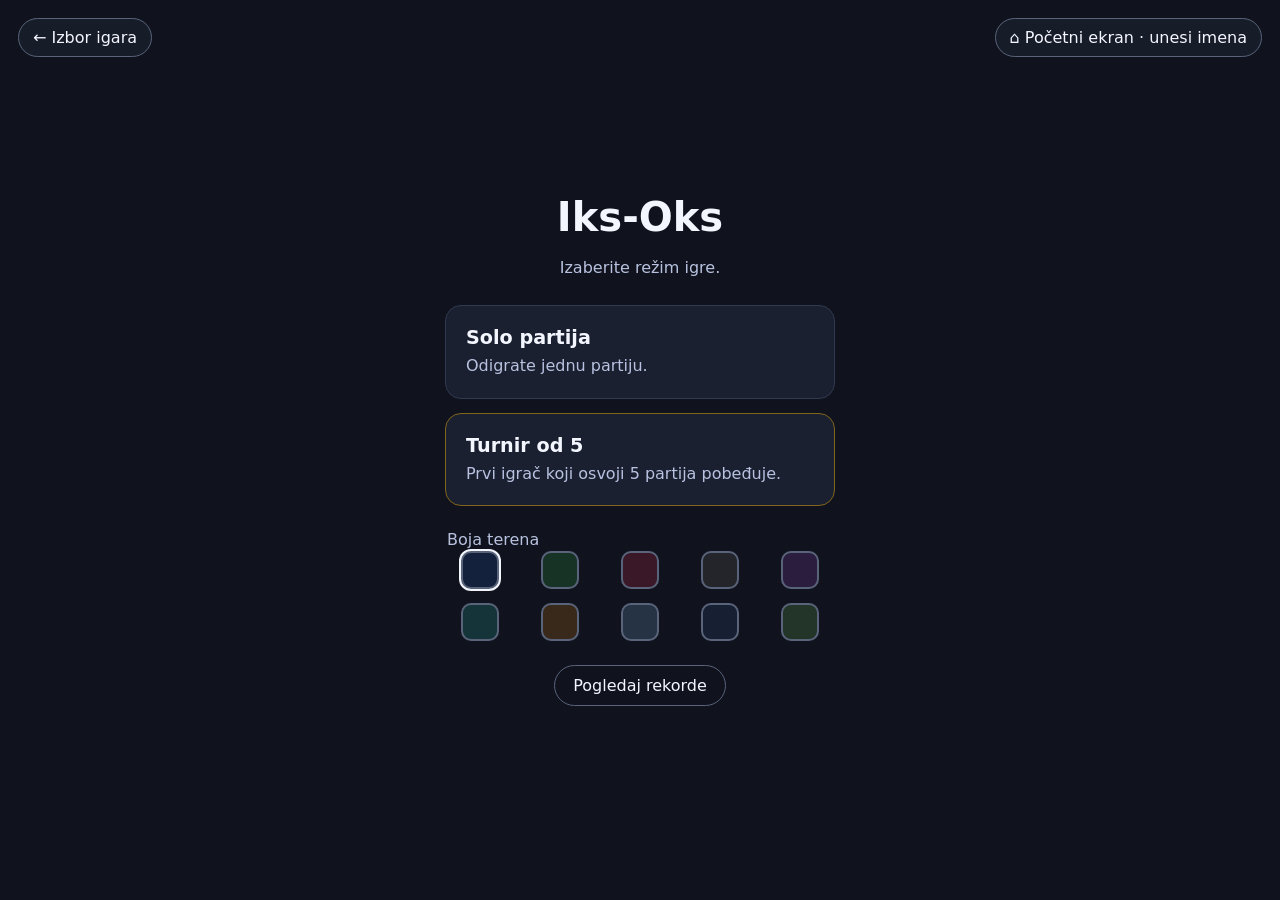
<file: iks-oks/index.html>
﻿<!doctype html>
<html lang="sr">
<head>
  <meta charset="utf-8">
  <meta name="viewport" content="width=device-width, initial-scale=1">
  <title>Iks-Oks</title>
  <link rel="stylesheet" href="./assets/css/style.css">
</head>
<body>
  <a id="hub-link" class="hub-link" href="../mini-games/index.html">← Izbor igara</a>
  <a class="hub-link home-link" href="../mini-games/index.html">⌂ Početni ekran · unesi imena</a>
  <main class="game">
    <section id="mode-screen" class="screen mode-screen">
      <h1>Iks-Oks</h1>
      <p class="intro">Izaberite režim igre.</p>
      <div class="mode-options">
        <button id="solo-mode" class="mode-button" type="button">
          <strong>Solo partija</strong>
          <span>Odigrate jednu partiju.</span>
        </button>
        <button id="tournament-mode" class="mode-button tournament-choice" type="button">
          <strong>Turnir od 5</strong>
          <span>Prvi igrač koji osvoji 5 partija pobeđuje.</span>
        </button>
      </div>
      <fieldset class="terrain-picker">
        <legend>Boja terena</legend>
        <label class="terrain-option" aria-label="Tamnoplava"><input type="radio" name="terrainColor" value="#14213d" checked><span style="--swatch: #14213d"></span></label>
        <label class="terrain-option" aria-label="Tamnozelena"><input type="radio" name="terrainColor" value="#173326"><span style="--swatch: #173326"></span></label>
        <label class="terrain-option" aria-label="Bordo"><input type="radio" name="terrainColor" value="#3a1828"><span style="--swatch: #3a1828"></span></label>
        <label class="terrain-option" aria-label="Ugalj"><input type="radio" name="terrainColor" value="#24242b"><span style="--swatch: #24242b"></span></label>
        <label class="terrain-option" aria-label="Tamnov ljubičasta"><input type="radio" name="terrainColor" value="#2b1d3d"><span style="--swatch: #2b1d3d"></span></label>
        <label class="terrain-option" aria-label="Tamni petrolej"><input type="radio" name="terrainColor" value="#15343a"><span style="--swatch: #15343a"></span></label>
        <label class="terrain-option" aria-label="Tamnosmeđa"><input type="radio" name="terrainColor" value="#39291b"><span style="--swatch: #39291b"></span></label>
        <label class="terrain-option" aria-label="Škriljac"><input type="radio" name="terrainColor" value="#263344"><span style="--swatch: #263344"></span></label>
        <label class="terrain-option" aria-label="Ponoćna"><input type="radio" name="terrainColor" value="#172033"><span style="--swatch: #172033"></span></label>
        <label class="terrain-option" aria-label="Borova"><input type="radio" name="terrainColor" value="#233528"><span style="--swatch: #233528"></span></label>
      </fieldset>
      <button id="show-records" class="secondary-button" type="button">Pogledaj rekorde</button>
    </section>
    <section id="setup-screen" class="screen" hidden>
      <h1>Imena igrača</h1>
      <p class="intro">Unesite imena i započnite partiju.</p>
      <form id="player-form" class="player-form">
        <label for="player-x">Ime igrača X</label>
        <input id="player-x" name="playerX" autocomplete="given-name" maxlength="24" required>
        <fieldset class="color-picker">
          <legend>Boja znaka X</legend>
          <label class="color-option" aria-label="Tirkizna"><input type="radio" name="colorX" value="#7dd3fc" checked><span style="--swatch: #7dd3fc"></span></label>
          <label class="color-option" aria-label="Ružičasta"><input type="radio" name="colorX" value="#fb7185"><span style="--swatch: #fb7185"></span></label>
          <label class="color-option" aria-label="Zelena"><input type="radio" name="colorX" value="#4ade80"><span style="--swatch: #4ade80"></span></label>
          <label class="color-option" aria-label="Žuta"><input type="radio" name="colorX" value="#facc15"><span style="--swatch: #facc15"></span></label>
          <label class="color-option" aria-label="Ljubičasta"><input type="radio" name="colorX" value="#c084fc"><span style="--swatch: #c084fc"></span></label>
        </fieldset>
        <label for="player-o">Ime igrača O</label>
        <input id="player-o" name="playerO" autocomplete="off" maxlength="24" required>
        <fieldset class="color-picker">
          <legend>Boja znaka O</legend>
          <label class="color-option" aria-label="Tirkizna"><input type="radio" name="colorO" value="#7dd3fc"><span style="--swatch: #7dd3fc"></span></label>
          <label class="color-option" aria-label="Ružičasta"><input type="radio" name="colorO" value="#fb7185" checked><span style="--swatch: #fb7185"></span></label>
          <label class="color-option" aria-label="Zelena"><input type="radio" name="colorO" value="#4ade80"><span style="--swatch: #4ade80"></span></label>
          <label class="color-option" aria-label="Žuta"><input type="radio" name="colorO" value="#facc15"><span style="--swatch: #facc15"></span></label>
          <label class="color-option" aria-label="Ljubičasta"><input type="radio" name="colorO" value="#c084fc"><span style="--swatch: #c084fc"></span></label>
        </fieldset>
        <button class="restart" type="submit">Počni igru</button>
      </form>
      <button id="back-to-modes" class="secondary-button" type="button">Nazad na izbor režima</button>
    </section>
    <section id="game-screen" class="screen" hidden>
      <h1>Iks-Oks</h1>
      <p id="status" aria-live="polite"></p>
      <p id="tournament-status" class="tournament-status" aria-live="polite" hidden></p>
      <section class="board" aria-label="Tabla za iks-oks" aria-disabled="true">
      <button class="cell" aria-label="Polje 1"></button>
      <button class="cell" aria-label="Polje 2"></button>
      <button class="cell" aria-label="Polje 3"></button>
      <button class="cell" aria-label="Polje 4"></button>
      <button class="cell" aria-label="Polje 5"></button>
      <button class="cell" aria-label="Polje 6"></button>
      <button class="cell" aria-label="Polje 7"></button>
      <button class="cell" aria-label="Polje 8"></button>
      <button class="cell" aria-label="Polje 9"></button>
      </section>
      <button id="restart" class="restart" type="button">Nova igra</button>
    </section>
    <section id="winner-screen" class="screen winner-screen" aria-live="polite" hidden>
      <div class="confetti" aria-hidden="true">🎉</div>
      <h1>Čestitamo!</h1>
      <p id="congratulations" class="congratulations"></p>
      <button id="play-again" class="restart" type="button">Igraj ponovo</button>
    </section>
    <section id="records-screen" class="screen records-screen" hidden>
      <h1>Rekordi</h1>
      <p class="intro">Broj pobeda za svaki par igrača.</p>
      <div id="records-list" class="records-list" aria-live="polite"></div>
      <div class="record-file-actions">
        <button id="export-records" class="secondary-button" type="button">Preuzmi JSON</button>
        <label class="secondary-button import-button" for="import-records">Uvezi JSON</label>
        <input id="import-records" class="file-input" type="file" accept=".json,application/json">
      </div>
      <button id="back-to-setup" class="secondary-button" type="button">Nazad</button>
    </section>
  </main>
  <script src="./assets/js/script.js"></script>
</body>
</html>
</file>
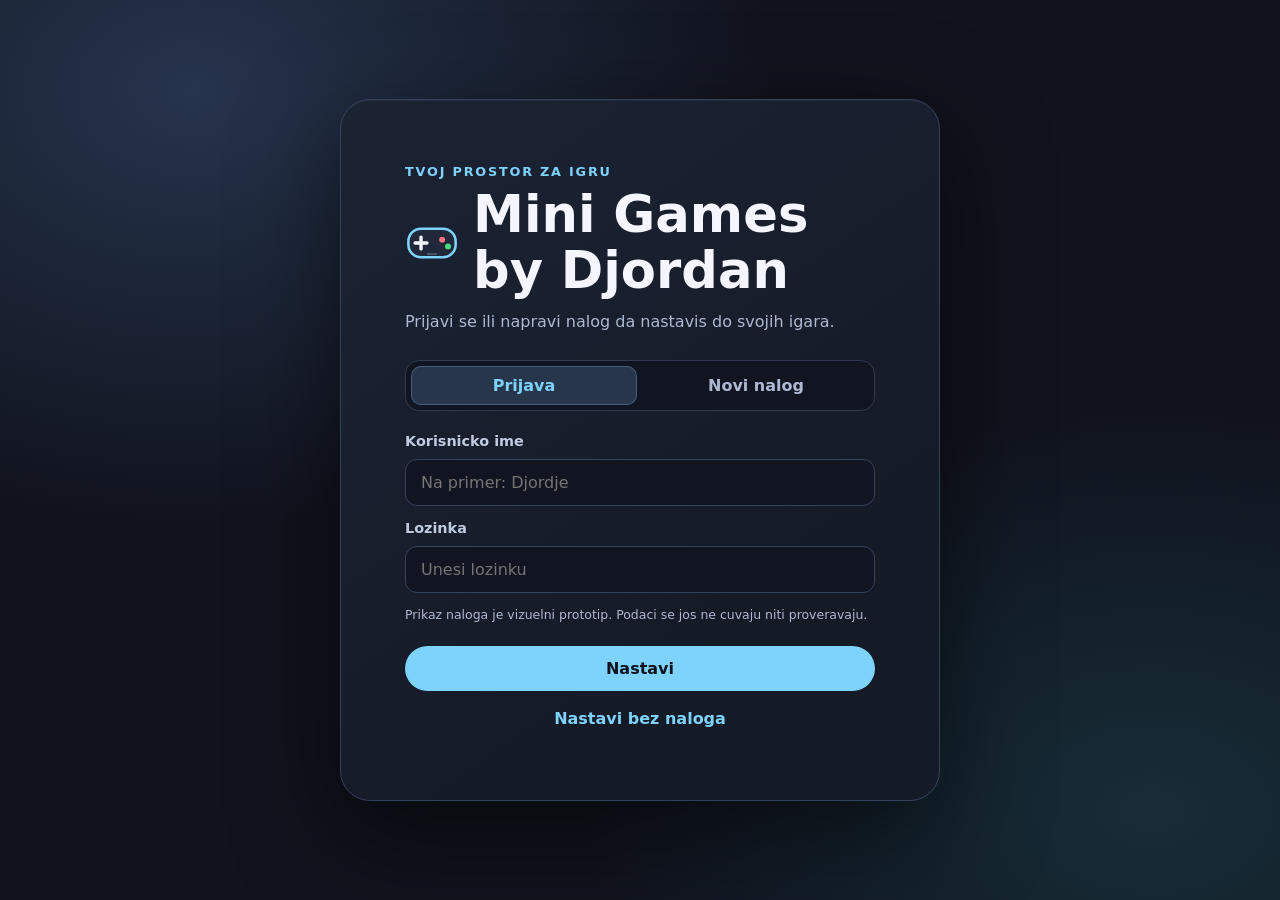
<file: mini-games/index.html>
<!doctype html>
<html lang="sr">
<head>
  <meta charset="utf-8">
  <meta name="viewport" content="width=device-width, initial-scale=1">
  <meta name="theme-color" content="#10131d">
  <title>Mini Games by Djordan</title>
  <link rel="icon" href="./assets/images/game-controller.svg" type="image/svg+xml">
  <link rel="stylesheet" href="./assets/css/style.css">
  <script src="./assets/js/script.js" defer></script>
</head>
<body>
  <main class="app-shell">
    <section id="account-screen" class="screen account-screen">
      <p class="eyebrow">Tvoj prostor za igru</p>
      <div class="brand-lockup">
        <img class="brand-icon" src="./assets/images/game-controller.svg" alt="" aria-hidden="true">
        <h1>Mini Games<br>by Djordan</h1>
      </div>
      <p class="intro">Prijavi se ili napravi nalog da nastavis do svojih igara.</p>
      <div class="account-tabs" role="tablist" aria-label="Izbor naloga">
        <button class="account-tab is-active" type="button" role="tab" aria-selected="true" data-account-mode="login">Prijava</button>
        <button class="account-tab" type="button" role="tab" aria-selected="false" data-account-mode="register">Novi nalog</button>
      </div>
      <form id="account-form" class="account-form">
        <label for="account-name">Korisnicko ime</label>
        <input id="account-name" name="accountName" autocomplete="username" placeholder="Na primer: Djordje" required>
        <label for="account-password">Lozinka</label>
        <input id="account-password" name="accountPassword" type="password" autocomplete="current-password" placeholder="Unesi lozinku" required>
        <p class="account-note">Prikaz naloga je vizuelni prototip. Podaci se jos ne cuvaju niti proveravaju.</p>
        <button class="primary-button" type="submit">Nastavi</button>
      </form>
      <button id="guest-entry" class="text-button" type="button">Nastavi bez naloga</button>
    </section>

    <section id="players-screen" class="screen" hidden>
      <p class="eyebrow">Dobro došli</p>
      <div class="brand-lockup">
        <img class="brand-icon" src="./assets/images/game-controller.svg" alt="" aria-hidden="true">
        <h1>Mini Games by Djordan</h1>
      </div>
      <p class="intro">Unesite igrače i izaberite njihove boje pre igre.</p>

      <form id="players-form">
        <fieldset class="player-card">
          <legend>Igrač 1</legend>
          <label for="player-one-name">Ime</label>
          <input id="player-one-name" name="playerOne" maxlength="24" autocomplete="given-name" required>
          <fieldset class="color-picker">
            <legend>Boja</legend>
            <label class="color-option" aria-label="Tirkizna"><input type="radio" name="playerOneColor" value="#7dd3fc" checked><span style="--swatch: #7dd3fc"></span></label>
            <label class="color-option" aria-label="Ružičasta"><input type="radio" name="playerOneColor" value="#fb7185"><span style="--swatch: #fb7185"></span></label>
            <label class="color-option" aria-label="Zelena"><input type="radio" name="playerOneColor" value="#4ade80"><span style="--swatch: #4ade80"></span></label>
            <label class="color-option" aria-label="Žuta"><input type="radio" name="playerOneColor" value="#facc15"><span style="--swatch: #facc15"></span></label>
            <label class="color-option" aria-label="Ljubičasta"><input type="radio" name="playerOneColor" value="#c084fc"><span style="--swatch: #c084fc"></span></label>
          </fieldset>
        </fieldset>

        <fieldset class="player-card">
          <legend>Igrač 2</legend>
          <label for="player-two-name">Ime</label>
          <input id="player-two-name" name="playerTwo" maxlength="24" autocomplete="off" required>
          <fieldset class="color-picker">
            <legend>Boja</legend>
            <label class="color-option" aria-label="Tirkizna"><input type="radio" name="playerTwoColor" value="#7dd3fc"><span style="--swatch: #7dd3fc"></span></label>
            <label class="color-option" aria-label="Ružičasta"><input type="radio" name="playerTwoColor" value="#fb7185" checked><span style="--swatch: #fb7185"></span></label>
            <label class="color-option" aria-label="Zelena"><input type="radio" name="playerTwoColor" value="#4ade80"><span style="--swatch: #4ade80"></span></label>
            <label class="color-option" aria-label="Žuta"><input type="radio" name="playerTwoColor" value="#facc15"><span style="--swatch: #facc15"></span></label>
            <label class="color-option" aria-label="Ljubičasta"><input type="radio" name="playerTwoColor" value="#c084fc"><span style="--swatch: #c084fc"></span></label>
          </fieldset>
        </fieldset>

        <button class="primary-button" type="submit">Izaberi igru</button>
      </form>
    </section>

    <section id="games-screen" class="screen" hidden>
      <p class="eyebrow">Izaberite igru</p>
      <h1>Šta igramo?</h1>
      <p id="welcome-message" class="intro"></p>
      <div class="account-chip"><span class="account-avatar" aria-hidden="true">♟</span><span><small>NALOG</small><strong id="account-display-name">Gost</strong></span><button id="account-menu-button" class="text-button" type="button">Profil</button></div>
      <div class="games-list">
        <button class="game-card" type="button" data-game="iks-oks">
          <span class="game-icon" aria-hidden="true">⭕</span>
          <span class="game-info"><strong>Iks-Oks</strong><small>Solo partija ili turnir do 5 pobeda</small></span>
          <span class="arrow" aria-hidden="true">→</span>
        </button>
        <button class="game-card" type="button" data-game="papir-kamen-makaze">
          <span class="game-icon" aria-hidden="true">✊</span>
          <span class="game-info"><strong>Papir, kamen, makaze</strong><small>1v1 ili protiv računara</small></span>
          <span class="arrow" aria-hidden="true">→</span>
        </button>
        <button class="game-card" type="button" data-game="simple-sah">
          <span class="game-icon" aria-hidden="true">♟</span>
          <span class="game-info"><strong>Simple šah</strong><small>Partija šaha za dva igrača</small></span>
          <span class="arrow" aria-hidden="true">→</span>
        </button>
        <button class="game-card" type="button" data-game="vesanje">
          <span class="game-icon" aria-hidden="true">☠</span>
          <span class="game-info"><strong>Vešanje</strong><small>Jedan igrač zadaje reč, drugi pogađa</small></span>
          <span class="arrow" aria-hidden="true">→</span>
        </button>
        <button class="game-card" type="button" data-game="tetris" data-game-path="../tetris/web/index.html">
          <span class="game-icon" aria-hidden="true">▦</span>
          <span class="game-info"><strong>Tetris</strong><small>Složi redove i osvoji 5000 poena</small></span>
          <span class="arrow" aria-hidden="true">→</span>
        </button>
        <button class="game-card" type="button" data-launch-game="bilijar">
          <span class="game-icon" aria-hidden="true">&#127921;</span>
          <span class="game-info"><strong>Bilijar</strong><small>Pygame bilijar za dva igrača ili protiv računara</small></span>
          <span class="arrow" aria-hidden="true">&#8594;</span>
        </button>
      </div>
      <p id="launcher-message" class="account-note" role="status" hidden></p>
      <button id="change-players" class="secondary-button" type="button">Promeni imena i boje</button>
      <button id="logout-account" class="text-button" type="button">Odjavi se / pocetni ekran</button>
    </section>
  </main>
</body>
</html>
</file>
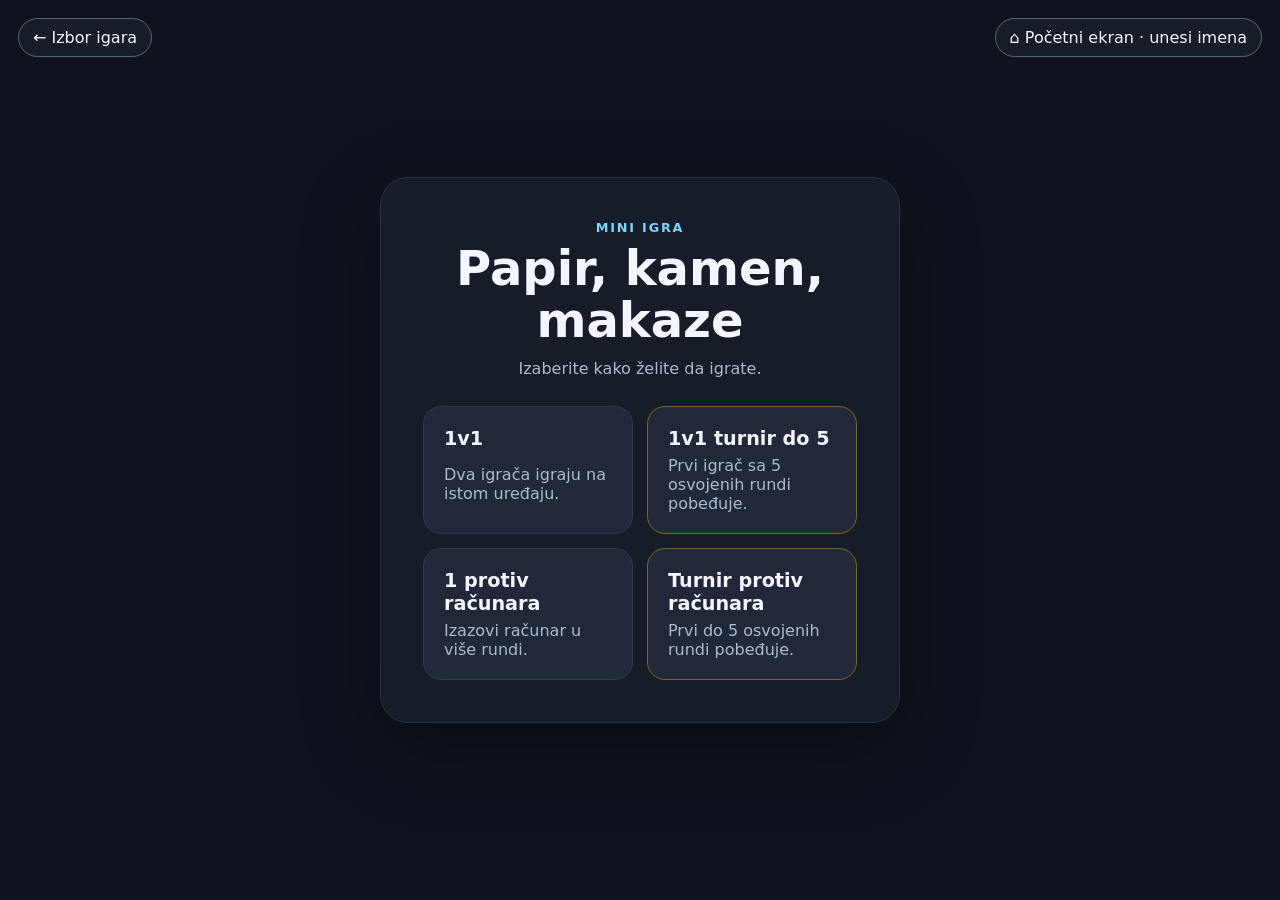
<file: papir-kamen-makaze/index.html>
<!doctype html>
<html lang="sr">
<head>
  <meta charset="utf-8">
  <meta name="viewport" content="width=device-width, initial-scale=1">
  <meta name="theme-color" content="#10131d">
  <title>Papir, kamen, makaze</title>
  <link rel="stylesheet" href="./assets/css/style.css">
  <script src="./assets/js/script.js" defer></script>
</head>
<body>
  <a id="hub-link" class="hub-link" href="../mini-games/index.html">← Izbor igara</a>
  <a class="hub-link home-link" href="../mini-games/index.html">⌂ Početni ekran · unesi imena</a>
  <main class="game">
    <section id="mode-screen" class="mode-screen">
      <p class="eyebrow">Mini igra</p>
      <h1>Papir, kamen, makaze</h1>
      <p class="intro">Izaberite kako želite da igrate.</p>
      <div class="mode-options">
        <button class="mode-button" type="button" data-mode="pvp">
          <strong>1v1</strong>
          <span>Dva igrača igraju na istom uređaju.</span>
        </button>
        <button class="mode-button tournament-mode" type="button" data-mode="pvp-tournament">
          <strong>1v1 turnir do 5</strong>
          <span>Prvi igrač sa 5 osvojenih rundi pobeđuje.</span>
        </button>
        <button class="mode-button" type="button" data-mode="computer">
          <strong>1 protiv računara</strong>
          <span>Izazovi računar u više rundi.</span>
        </button>
        <button class="mode-button tournament-mode" type="button" data-mode="computer-tournament">
          <strong>Turnir protiv računara</strong>
          <span>Prvi do 5 osvojenih rundi pobeđuje.</span>
        </button>
      </div>
    </section>

    <section id="game-screen" hidden>
      <header class="heading">
        <p class="eyebrow">Papir · Kamen · Makaze</p>
        <h1 id="game-title">Igra</h1>
        <p id="game-instructions" class="intro"></p>
      </header>

      <section class="scoreboard" aria-label="Rezultat">
        <div class="score">
          <span id="player-one-label" class="score-label">Igrač 1</span>
          <strong id="player-one-score">0</strong>
        </div>
        <span class="score-divider" aria-hidden="true">:</span>
        <div class="score">
          <span id="player-two-label" class="score-label">Igrač 2</span>
          <strong id="player-two-score">0</strong>
        </div>
      </section>

      <section class="round" aria-live="polite" aria-atomic="true">
        <p id="result" class="result">Izaberite potez.</p>
        <div class="choice-display" aria-label="Izbori igrača">
          <div class="choice-card">
            <span id="choice-one-label" class="choice-player">Igrač 1</span>
            <span id="choice-one-icon" class="choice-icon" aria-hidden="true">?</span>
            <span id="choice-one-name" class="choice-name">Čeka izbor</span>
          </div>
          <div class="choice-card">
            <span id="choice-two-label" class="choice-player">Igrač 2</span>
            <span id="choice-two-icon" class="choice-icon" aria-hidden="true">?</span>
            <span id="choice-two-name" class="choice-name">Čeka izbor</span>
          </div>
        </div>
      </section>

      <section class="moves" aria-label="Izaberi potez">
        <button class="move-button" type="button" data-move="kamen">
          <span class="move-emoji" aria-hidden="true">✊</span><span>Kamen</span>
        </button>
        <button class="move-button" type="button" data-move="papir">
          <span class="move-emoji" aria-hidden="true">✋</span><span>Papir</span>
        </button>
        <button class="move-button" type="button" data-move="makaze">
          <span class="move-emoji" aria-hidden="true">✌️</span><span>Makaze</span>
        </button>
      </section>

      <div class="game-actions">
        <button id="new-game" class="reset-button" type="button">Nova igra</button>
        <button id="change-mode" class="secondary-button" type="button">Promeni režim</button>
      </div>
    </section>
  </main>
</body>
</html>
</file>
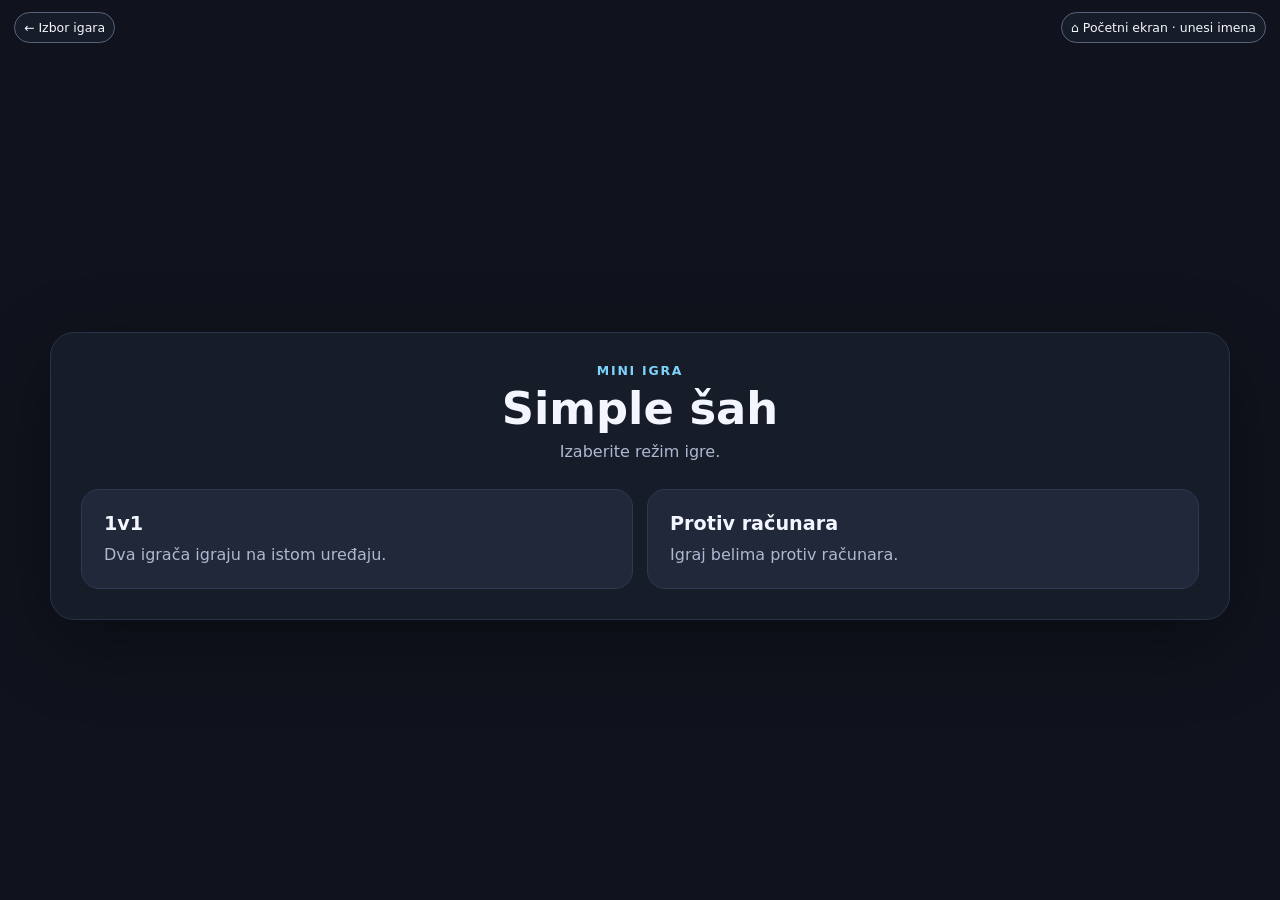
<file: simple-sah/index.html>
<!doctype html>
<html lang="sr">
<head>
  <meta charset="utf-8">
  <meta name="viewport" content="width=device-width, initial-scale=1">
  <meta name="theme-color" content="#10131d">
  <title>Simple šah</title>
  <link rel="stylesheet" href="./assets/css/style.css">
  <script src="./assets/js/script.js" defer></script>
</head>
<body>
  <a id="hub-link" class="hub-link" href="../mini-games/index.html">← Izbor igara</a>
  <a class="hub-link home-link" href="../mini-games/index.html">⌂ Početni ekran · unesi imena</a>
  <main class="game-shell">
    <section id="mode-screen" class="mode-screen">
      <p class="eyebrow">Mini igra</p>
      <h1>Simple šah</h1>
      <p class="intro">Izaberite režim igre.</p>
      <div class="mode-options">
        <button id="two-player-mode" class="mode-button" type="button">
          <strong>1v1</strong>
          <span>Dva igrača igraju na istom uređaju.</span>
        </button>
        <button id="computer-mode" class="mode-button" type="button">
          <strong>Protiv računara</strong>
          <span>Igraj belima protiv računara.</span>
        </button>
      </div>
    </section>

    <section id="game-screen" hidden>
      <header class="heading">
        <p class="eyebrow">Mini igra</p>
        <h1>Simple šah</h1>
        <p id="game-instructions" class="intro">Partija šaha za dva igrača.</p>
      </header>

      <div class="game-bar">
        <p id="status" class="status" aria-live="polite">Na potezu je beli.</p>
        <div class="timer-display" role="timer" aria-label="Preostalo vreme partije">
          <span>Preostalo vreme</span>
          <strong id="timer">15:00</strong>
        </div>
      </div>
      <div class="match-layout">
      <div id="white-player" class="player-card active">
        <span class="side-icon white-side" aria-hidden="true">♔</span>
        <span class="side-label">Beli</span>
        <div class="player-details">
          <span id="white-captures" class="captured-pieces" aria-label="Pojedene crne figure"></span>
          <strong id="white-player-name">Igrač 1</strong>
        </div>
      </div>
      <div id="board" class="board" role="grid" aria-label="Šahovska tabla"></div>
      <div id="black-player" class="player-card">
        <span class="side-icon black-side" aria-hidden="true">♚</span>
        <span class="side-label">Crni</span>
        <div class="player-details">
          <span id="black-captures" class="captured-pieces" aria-label="Pojedene bele figure"></span>
          <strong id="black-player-name">Igrač 2</strong>
        </div>
      </div>
      </div>
      <div class="actions">
        <button id="new-game" class="primary-button" type="button">Nova partija</button>
        <button id="change-mode" class="secondary-button" type="button">Promeni režim</button>
      </div>
      <p class="rules-note">Potezi se menjaju naizmenično. Pešak koji stigne do kraja table automatski postaje dama.</p>
    </section>
  </main>
</body>
</html>
</file>
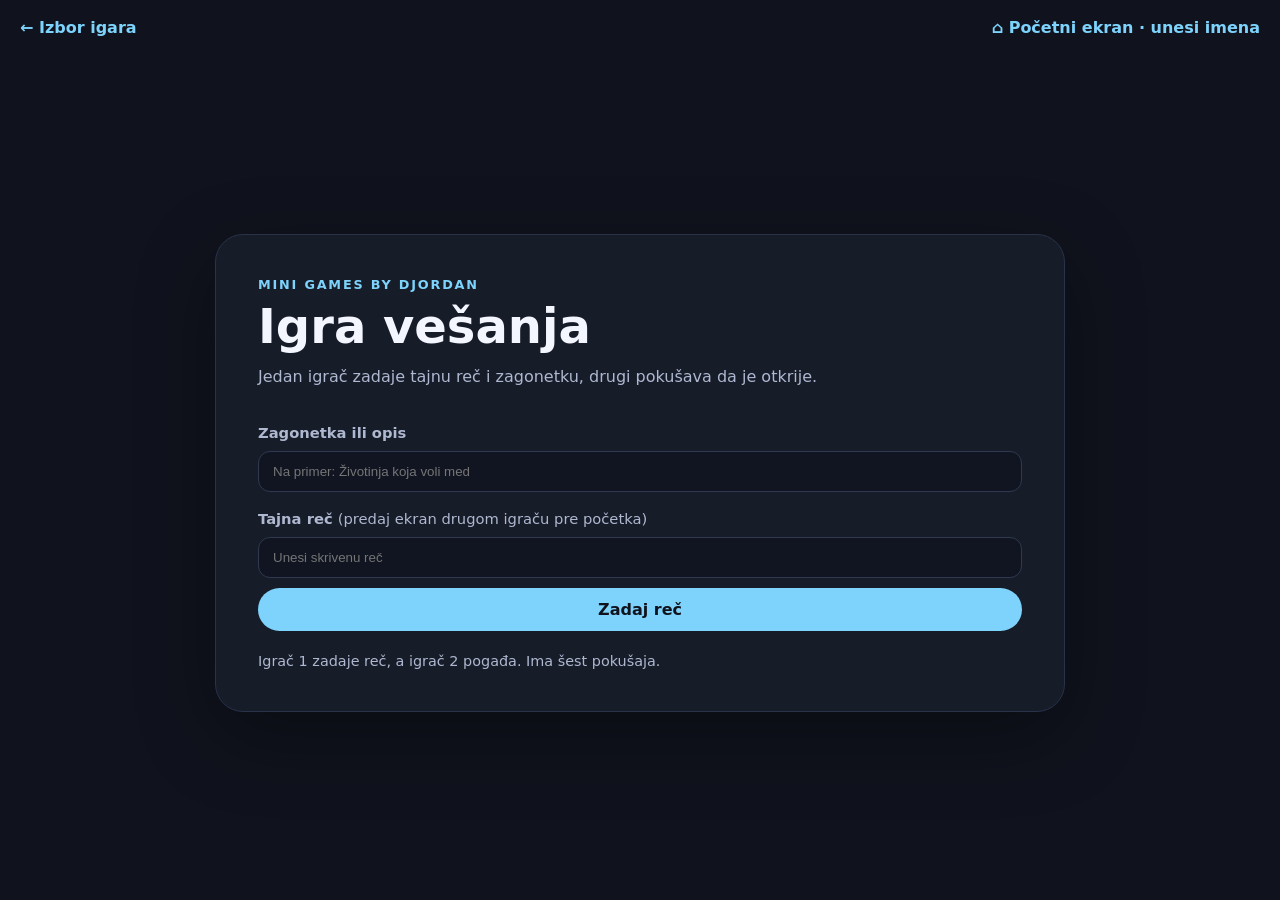
<file: vesanje/index.html>
<!doctype html>
<html lang="sr">
<head>
  <meta charset="utf-8">
  <meta name="viewport" content="width=device-width, initial-scale=1">
  <meta name="theme-color" content="#10131d">
  <title>Vešanje | Mini Games by Djordan</title>
  <link rel="stylesheet" href="./assets/css/style.css">
  <script src="./assets/js/script.js" defer></script>
</head>
<body>
  <a class="nav-link" href="../mini-games/index.html">← Izbor igara</a>
  <a class="nav-link home-link" href="../mini-games/index.html">⌂ Početni ekran · unesi imena</a>
  <main class="game-shell">
    <section id="setup-screen" class="panel">
      <p class="eyebrow">Mini Games by Djordan</p>
      <h1>Igra vešanja</h1>
      <p class="intro">Jedan igrač zadaje tajnu reč i zagonetku, drugi pokušava da je otkrije.</p>
      <form id="setup-form">
        <label for="clue">Zagonetka ili opis</label>
        <input id="clue" maxlength="100" placeholder="Na primer: Životinja koja voli med" required>
        <label for="secret-word">Tajna reč <span>(predaj ekran drugom igraču pre početka)</span></label>
        <input id="secret-word" maxlength="32" autocomplete="off" placeholder="Unesi skrivenu reč" required>
        <button class="primary-button" type="submit">Zadaj reč</button>
      </form>
      <p class="note">Igrač 1 zadaje reč, a igrač 2 pogađa. Ima šest pokušaja.</p>
    </section>

    <section id="handoff-screen" class="panel" hidden>
      <p class="eyebrow">Reč je zadata</p>
      <h1 id="handoff-title">Predaj ekran</h1>
      <p class="intro">Kada je drugi igrač spreman, započnite pogađanje. Tajna reč će biti sakrivena.</p>
      <button id="start-game" class="primary-button" type="button">Predao sam ekran — počni</button>
    </section>

    <section id="game-screen" class="panel" hidden>
      <p class="eyebrow" id="players-line"></p>
      <h1 id="clue-display"></h1>
      <div class="game-layout">
        <canvas id="hangman" width="270" height="280" aria-label="Crtež vešala i figure"></canvas>
        <div class="play-area">
          <p id="word-display" class="word-display" aria-live="polite"></p>
          <p id="mistakes-display" class="mistakes-display"></p>
          <div id="keyboard" class="keyboard" aria-label="Izaberi slovo"></div>
          <p id="game-status" class="game-status" aria-live="polite">Izaberi slovo.</p>
        </div>
      </div>
    </section>

    <section id="result-screen" class="panel result-panel" hidden aria-live="polite">
      <p class="eyebrow">Kraj runde</p>
      <h1 id="result-title"></h1>
      <p id="result-message" class="intro"></p>
      <p id="result-score" class="score"></p>
      <button id="new-round" class="primary-button" type="button">Nova runda</button>
    </section>
  </main>
</body>
</html>
</file>
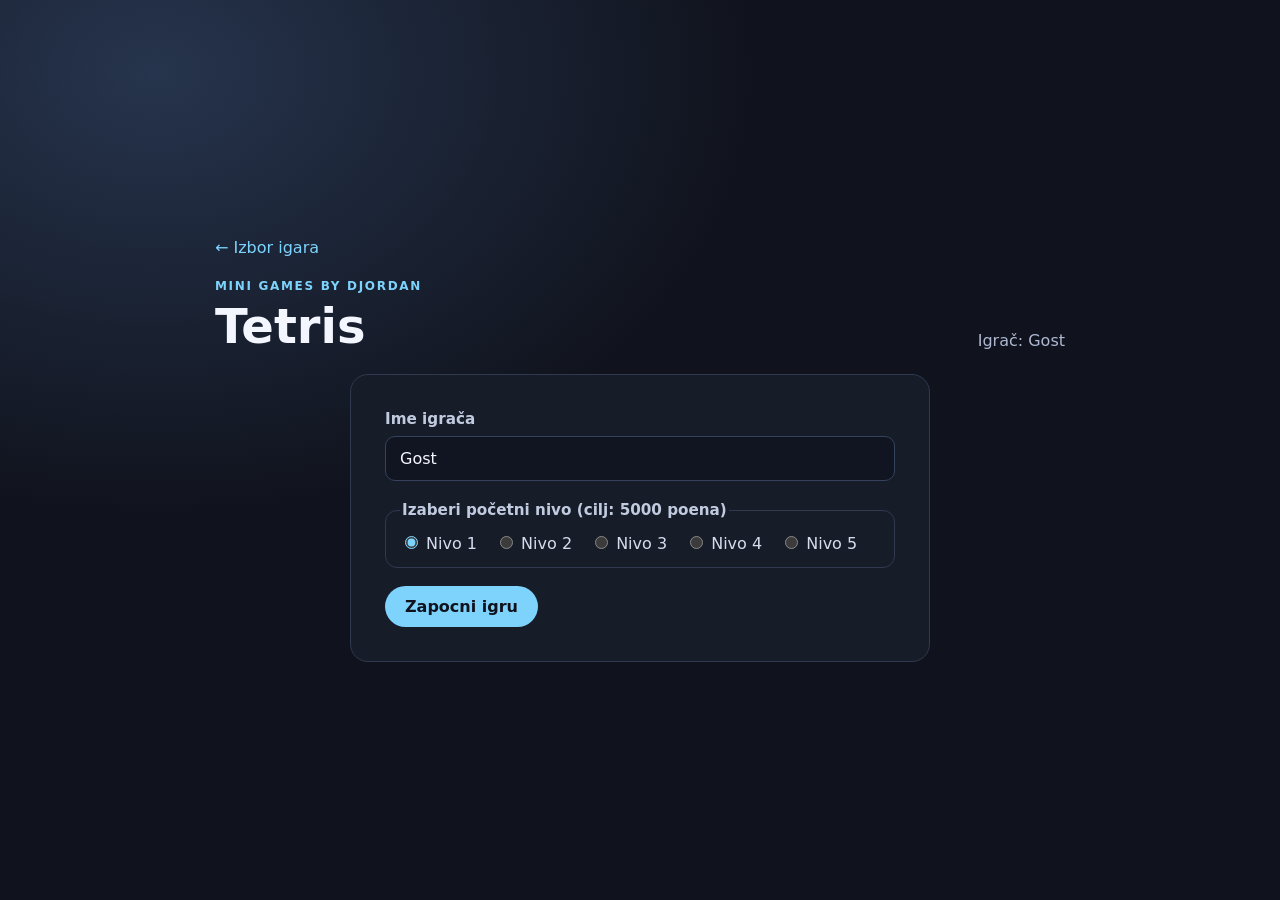
<file: tetris/web/index.html>
<!doctype html>
<html lang="sr">
<head>
  <meta charset="utf-8">
  <meta name="viewport" content="width=device-width, initial-scale=1">
  <meta name="theme-color" content="#10131d">
  <title>Tetris | Mini Games by Djordan</title>
  <link rel="stylesheet" href="./style.css">
  <script src="./script.js" defer></script>
</head>
<body>
  <main class="tetris-app">
    <a class="back-link" href="../../mini-games/index.html">← Izbor igara</a>
    <header class="game-heading">
      <div><p class="eyebrow">Mini Games by Djordan</p><h1>Tetris</h1></div>
      <p id="player-name" class="player-name"></p>
    </header>
    <form id="setup-form" class="setup-panel">
      <label for="tetris-player">Ime igrača</label>
      <input id="tetris-player" maxlength="24" required>
      <fieldset>
        <legend>Izaberi početni nivo (cilj: 5000 poena)</legend>
        <label><input type="radio" name="startLevel" value="1" checked> Nivo 1</label>
        <label><input type="radio" name="startLevel" value="2"> Nivo 2</label>
        <label><input type="radio" name="startLevel" value="3"> Nivo 3</label>
        <label><input type="radio" name="startLevel" value="4"> Nivo 4</label>
        <label><input type="radio" name="startLevel" value="5"> Nivo 5</label>
      </fieldset>
      <button class="start-button" type="submit">Zapocni igru</button>
    </form>
    <section id="game-content" hidden>
    <section class="game-layout" aria-label="Tetris igra">
      <div class="board-wrap"><canvas id="board" width="300" height="600" aria-label="Tetris tabla"></canvas></div>
      <aside class="side-panel">
        <p class="panel-title">SLEDEĆA FIGURA</p>
        <canvas id="preview" width="150" height="100" aria-label="Pregled sledeće figure"></canvas>
        <div class="stat"><span>Skor</span><strong id="score">0 / 5000</strong></div>
        <div class="stat"><span>Redovi</span><strong id="lines">0</strong></div>
        <div class="stat"><span>Nivo</span><strong id="level">1 / 5</strong></div>
        <p id="target" class="target">Sledeći nivo: 1000</p>
        <p id="status" class="status" aria-live="polite"></p>
        <div class="controls"><span>← → <small>pomeranje</small></span><span>Klik <small>rotacija</small></span><span>Space <small>brže padanje</small></span><span>R <small>nova igra</small></span></div>
      </aside>
    </section>
    <div class="mobile-controls" aria-label="Kontrole igre">
      <button type="button" data-action="left" aria-label="Levo">←</button>
      <button type="button" data-action="rotate" aria-label="Rotiraj">↻</button>
      <button type="button" data-action="right" aria-label="Desno">→</button>
      <button type="button" data-action="drop" aria-label="Ubrzaj padanje">↓</button>
    </div>
    <nav id="result-actions" class="result-actions" aria-label="Opcije igre">
      <button id="play-again" class="start-button" type="button">Igraj ponovo</button>
      <a id="games-menu-link" class="menu-button" href="../../mini-games/index.html">Izbor igara</a>
    </nav>
    </section>
  </main>
</body>
</html>
</file>
<file: iks-oks/assets/css/style.css>
﻿:root { color-scheme: dark; font-family: system-ui, sans-serif; background: #10131d; color: #f4f6ff; }
* { box-sizing: border-box; }
body { min-height: 100vh; margin: 0; display: grid; place-items: center; padding: 24px; }
.hub-link { position: fixed; z-index: 2; top: 18px; left: 18px; padding: 9px 14px; border: 1px solid #59647b; border-radius: 999px; background: #171c29; color: #f4f6ff; text-decoration: none; }
.home-link { left: auto; right: 18px; }
.hub-link:hover { border-color: #7dd3fc; background: #20283a; }
.hub-link:focus-visible { outline: 3px solid #facc15; outline-offset: 3px; }
.game { width: min(100%, 390px); text-align: center; }
.screen[hidden] { display: none; }
h1 { margin: 0 0 8px; font-size: 2.5rem; }
.intro { color: #b8c2e0; margin: 18px 0 24px; }
#status { min-height: 1.5em; color: #b8c2e0; }
.player-form { display: grid; gap: 10px; text-align: left; margin-top: 24px; }
.player-form label { color: #b8c2e0; font-size: .95rem; }
.player-form input { width: 100%; padding: 11px 13px; border: 1px solid #30394f; border-radius: 10px; background: #1a2030; color: #f4f6ff; font: inherit; }
.player-form .color-picker { display: flex; align-items: center; gap: 10px; min-width: 0; margin: 0 0 8px; padding: 0; border: 0; }
.color-picker legend { width: 100%; margin-bottom: 8px; color: #b8c2e0; font-size: .95rem; }
.color-option { position: relative; display: grid; place-items: center; cursor: pointer; }
.color-option input { position: absolute; width: 1px; height: 1px; opacity: 0; }
.color-option span { width: 28px; height: 28px; border: 3px solid #1a2030; border-radius: 50%; background: var(--swatch); box-shadow: 0 0 0 1px #59647b; }
.color-option input:checked + span { box-shadow: 0 0 0 2px #f4f6ff; }
.color-option input:focus-visible + span { outline: 2px solid #f4f6ff; outline-offset: 4px; }
.player-form .restart { margin-top: 8px; }
.mode-options { display: grid; gap: 14px; margin: 28px 0 12px; }
.mode-button { display: grid; gap: 6px; width: 100%; padding: 20px; border: 1px solid #30394f; border-radius: 16px; background: #1a2030; color: #f4f6ff; text-align: left; font: inherit; cursor: pointer; }
.mode-button strong { font-size: 1.2rem; }
.mode-button span { color: #b8c2e0; line-height: 1.4; }
.mode-button:hover { border-color: #7dd3fc; background: #202a3c; }
.tournament-choice { border-color: #80651a; }
.tournament-choice:hover { border-color: #facc15; }
.terrain-picker { display: grid; grid-template-columns: repeat(5, 1fr); gap: 14px 10px; margin: 24px 0 8px; padding: 0; border: 0; }
.terrain-picker legend { grid-column: 1 / -1; margin-bottom: 2px; color: #b8c2e0; text-align: left; }
.terrain-option { position: relative; display: grid; place-items: center; cursor: pointer; }
.terrain-option input { position: absolute; width: 1px; height: 1px; opacity: 0; }
.terrain-option span { width: 38px; height: 38px; border: 2px solid #59647b; border-radius: 10px; background: var(--swatch); }
.terrain-option input:checked + span { box-shadow: 0 0 0 2px #f4f6ff; }
.terrain-option input:focus-visible + span { outline: 2px solid #f4f6ff; outline-offset: 4px; }
.tournament-status { padding: 10px 12px; border: 1px solid #30394f; border-radius: 10px; background: #1a2030; color: #facc15; }
.secondary-button { margin-top: 16px; padding: 10px 18px; border: 1px solid #59647b; border-radius: 999px; background: transparent; color: #f4f6ff; font: inherit; cursor: pointer; }
.secondary-button:hover { background: #252e43; }
.records-screen { text-align: center; }
.records-list { margin: 24px 0; text-align: left; }
.records-list ol { display: grid; gap: 10px; margin: 0; padding-left: 28px; }
.records-list li { padding: 12px 14px; border: 1px solid #30394f; border-radius: 12px; background: #1a2030; }
.record-matchup { display: block; }
.record-count { display: block; margin-top: 5px; color: #7dd3fc; }
.empty-records { color: #b8c2e0; text-align: center; }
.record-file-actions { display: flex; justify-content: center; gap: 10px; flex-wrap: wrap; }
.import-button { display: inline-block; margin-top: 16px; }
.file-input { position: absolute; width: 1px; height: 1px; opacity: 0; overflow: hidden; }
.file-input:focus-visible + .import-button { outline: 2px solid #f4f6ff; outline-offset: 3px; }
.congratulations { margin: 16px 0; color: #7dd3fc; font-size: 1.4rem; font-weight: 700; }
.winner-screen { padding: 36px 20px; border: 1px solid #30394f; border-radius: 20px; background: #1a2030; }
.winner-screen h1 { margin-top: 8px; }
.confetti { font-size: 3.5rem; }
.board { display: grid; grid-template-columns: repeat(3, 1fr); gap: 10px; margin: 24px 0; padding: 10px; border-radius: 20px; background: var(--terrain-color, #14213d); }
.cell { aspect-ratio: 1; border: 1px solid #ffffff24; border-radius: 14px; background: #1a2030; background: color-mix(in srgb, var(--terrain-color, #14213d) 78%, white); color: #7dd3fc; font: 700 clamp(2.5rem, 12vw, 4rem) system-ui; cursor: pointer; }
.cell:hover:not(:disabled) { background: #252e43; }
.cell:disabled { cursor: default; }
.restart { padding: 11px 20px; border: 0; border-radius: 999px; background: #7dd3fc; color: #10131d; font-weight: 700; cursor: pointer; }
@media (max-width: 520px) { .hub-link { top: 10px; padding: 7px 9px; font-size: .75rem; } }
</file>
<file: mini-games/assets/css/style.css>
:root {
  color-scheme: dark;
  font-family: system-ui, -apple-system, BlinkMacSystemFont, "Segoe UI", sans-serif;
  color: #f4f6ff;
  background: #10131d;
  font-synthesis: none;
  text-rendering: optimizeLegibility;
}

* { box-sizing: border-box; }
body { display: grid; min-height: 100vh; margin: 0; padding: clamp(18px, 4vh, 48px) clamp(16px, 4vw, 64px); place-items: center; background: radial-gradient(ellipse at 15% 10%, #26344d 0, transparent 38%), radial-gradient(ellipse at 90% 90%, #172d38 0, transparent 35%), #10131d; }
button, input { font: inherit; }
[hidden] { display: none !important; }

.app-shell { width: min(100%, 820px); min-height: min(88vh, 900px); display: grid; align-items: center; }
.screen { width: 100%; padding: clamp(28px, 6vw, 64px); border: 1px solid #34415b; border-radius: 30px; background: linear-gradient(145deg, #1b2333, #151a27 72%); box-shadow: 0 32px 100px #0008, inset 0 1px #ffffff0b; animation: screen-enter .28s ease both; }
@keyframes screen-enter { from { opacity: 0; transform: translateY(10px) scale(.99); } to { opacity: 1; transform: translateY(0) scale(1); } }
.account-screen { max-width: 600px; justify-self: center; }
.account-screen h1 { font-size: clamp(2rem, 6vw, 3.2rem); }
.account-tabs { display: grid; grid-template-columns: 1fr 1fr; gap: 6px; margin: 22px 0 18px; padding: 5px; border: 1px solid #30394f; border-radius: 14px; background: #101521; }
.account-tab { padding: 10px; border: 0; border-radius: 10px; background: transparent; color: #aeb8d0; font-weight: 700; cursor: pointer; }
.account-tab.is-active { background: #28364c; color: #7dd3fc; box-shadow: inset 0 0 0 1px #7dd3fc44; }
.account-form { display: grid; gap: 10px; }
.account-form label { margin-top: 4px; color: #c1cbe0; font-size: .9rem; font-weight: 650; }
.account-form input { width: 100%; padding: 13px 15px; border: 1px solid #35425c; border-radius: 12px; background: #101521; color: #f4f6ff; }
.account-form input:focus-visible { outline: 2px solid #7dd3fc; outline-offset: 2px; }
.account-form .primary-button { margin-top: 8px; }
.account-note { margin: 3px 0; color: #aeb8d0; font-size: .78rem; line-height: 1.5; }
.text-button { padding: 8px 10px; border: 0; background: transparent; color: #7dd3fc; font-weight: 700; cursor: pointer; }
.text-button:hover { color: #bae6fd; text-decoration: underline; }
.account-screen > .text-button { display: block; margin: 10px auto 0; }
.account-chip { display: flex; align-items: center; gap: 12px; width: fit-content; margin: 20px 0 2px; padding: 10px 14px 10px 10px; border: 1px solid #35425c; border-radius: 999px; background: #101521; }
.account-avatar { display: grid; width: 38px; height: 38px; place-items: center; border-radius: 50%; background: #293951; color: #7dd3fc; font-size: 1.2rem; }
.account-chip > span:nth-child(2) { display: grid; gap: 1px; }
.account-chip small { color: #8996b1; font-size: .62rem; letter-spacing: .12em; }
.account-chip strong { max-width: 180px; overflow: hidden; color: #f4f6ff; text-overflow: ellipsis; }
.account-chip .text-button { margin-left: 8px; }
.eyebrow { margin: 0 0 8px; color: #7dd3fc; font-size: .8rem; font-weight: 700; letter-spacing: .14em; text-transform: uppercase; }
h1 { margin: 0; font-size: clamp(2.2rem, 8vw, 3.1rem); line-height: 1.08; }
.brand-lockup { display: flex; align-items: center; gap: 14px; }
.brand-icon { width: 54px; height: 54px; flex: 0 0 54px; }
.intro { margin: 12px 0 26px; color: #aeb8d0; line-height: 1.5; }

#players-form { display: grid; gap: 16px; }
.player-card { display: grid; gap: 10px; margin: 0; padding: 16px; border: 1px solid #30394f; border-radius: 18px; background: #101521; }
.player-card > legend { padding: 0 8px; color: #7dd3fc; font-weight: 700; }
.player-card > label { color: #aeb8d0; font-size: .92rem; }
.player-card > input { width: 100%; padding: 11px 13px; border: 1px solid #30394f; border-radius: 10px; background: #1a2030; color: #f4f6ff; }
.player-card > input:focus-visible { outline: 2px solid #7dd3fc; outline-offset: 2px; }
.color-picker { display: flex; align-items: center; gap: 12px; margin: 0; padding: 0; border: 0; }
.color-picker legend { width: 100%; margin-bottom: 7px; color: #aeb8d0; font-size: .9rem; }
.color-option { position: relative; display: grid; place-items: center; cursor: pointer; }
.color-option input { position: absolute; width: 1px; height: 1px; opacity: 0; }
.color-option span { width: 28px; height: 28px; border: 3px solid #101521; border-radius: 50%; background: var(--swatch); box-shadow: 0 0 0 1px #59647b; }
.color-option input:checked + span { box-shadow: 0 0 0 2px #f4f6ff; }
.color-option input:focus-visible + span { outline: 2px solid #f4f6ff; outline-offset: 4px; }

.primary-button, .secondary-button { padding: 12px 20px; border: 1px solid transparent; border-radius: 999px; font-weight: 700; cursor: pointer; }
.primary-button { margin-top: 4px; background: #7dd3fc; color: #10131d; }
.primary-button:hover { background: #a5e3ff; }
.secondary-button { margin-top: 22px; border-color: #59647b; background: transparent; color: #f4f6ff; }
.secondary-button:hover { background: #252e43; }
.primary-button:focus-visible, .secondary-button:focus-visible, .game-card:focus-visible { outline: 3px solid #facc15; outline-offset: 3px; }

.games-list { display: grid; gap: 14px; margin-top: 28px; }
.game-card { display: flex; align-items: center; gap: 16px; width: 100%; padding: 18px; border: 1px solid #30394f; border-radius: 18px; background: #20283a; color: #f4f6ff; text-align: left; cursor: pointer; transition: transform .15s ease, border-color .15s ease, background .15s ease; }
.game-card:hover { transform: translateY(-2px); border-color: #7dd3fc; background: #28354b; }
.game-icon { display: grid; width: 48px; height: 48px; flex: 0 0 48px; place-items: center; border-radius: 14px; background: #101521; font-size: 1.6rem; }
.game-info { display: grid; gap: 4px; flex: 1; }
.game-info strong { font-size: 1.05rem; }
.game-info small { color: #aeb8d0; line-height: 1.4; }
.arrow { color: #7dd3fc; font-size: 1.4rem; }

@media (max-width: 420px) {
  body { padding: 14px; }
  .screen { padding: 24px 18px; border-radius: 22px; }
  .color-picker { gap: 9px; }
}

@media (min-width: 900px) {
  #games-screen .games-list { grid-template-columns: 1fr 1fr; }
  #games-screen .game-card { min-height: 112px; }
}

@media (prefers-reduced-motion: reduce) {
  *, *::before, *::after { scroll-behavior: auto !important; transition-duration: .01ms !important; }
}
</file>
<file: papir-kamen-makaze/assets/css/style.css>
:root {
  color-scheme: dark;
  font-family: system-ui, -apple-system, BlinkMacSystemFont, "Segoe UI", sans-serif;
  color: #f4f6ff;
  background: #10131d;
  font-synthesis: none;
  text-rendering: optimizeLegibility;
}

* { box-sizing: border-box; }

body {
  display: grid;
  min-height: 100vh;
  margin: 0;
  padding: 24px;
  place-items: center;
}
.hub-link { position: fixed; z-index: 2; top: 18px; left: 18px; padding: 9px 14px; border: 1px solid #59647b; border-radius: 999px; background: #171c29; color: #f4f6ff; text-decoration: none; }
.home-link { left: auto; right: 18px; }
.hub-link:hover { border-color: #7dd3fc; background: #20283a; }
.hub-link:focus-visible { outline: 3px solid #facc15; outline-offset: 3px; }

button { font: inherit; }
[hidden] { display: none !important; }

.game {
  width: min(100%, 520px);
  padding: clamp(24px, 6vw, 42px);
  border: 1px solid #283249;
  border-radius: 28px;
  background: #171c29;
  box-shadow: 0 24px 80px #0005;
  text-align: center;
}

.heading { margin-bottom: 30px; }
.eyebrow { margin: 0 0 8px; color: #7dd3fc; font-size: .8rem; font-weight: 700; letter-spacing: .14em; text-transform: uppercase; }
h1 { margin: 0; font-size: clamp(2rem, 8vw, 3rem); line-height: 1.08; }
.intro { margin: 12px 0 0; color: #aeb8d0; }
.mode-options { display: grid; grid-template-columns: repeat(2, minmax(0, 1fr)); gap: 14px; margin-top: 28px; }
.mode-button {
  display: grid;
  gap: 6px;
  padding: 20px;
  border: 1px solid #30394f;
  border-radius: 18px;
  background: #20283a;
  color: #f4f6ff;
  text-align: left;
  cursor: pointer;
}
.mode-button strong { font-size: 1.2rem; }
.mode-button span { color: #aeb8d0; }
.mode-button:hover { border-color: #7dd3fc; background: #28354b; }
.tournament-mode { border-color: #80651a; }
.tournament-mode:hover { border-color: #facc15; }

.scoreboard {
  display: flex;
  align-items: center;
  justify-content: center;
  gap: 32px;
  margin: 0 auto 28px;
  padding: 18px;
  border: 1px solid #30394f;
  border-radius: 18px;
  background: #101521;
}

.score { display: grid; gap: 3px; min-width: 90px; }
.score-label { color: #aeb8d0; font-size: .9rem; }
.score strong { font-size: 2rem; }
.score-divider { color: #65708a; font-size: 1.5rem; }

.round { margin-bottom: 20px; }
.result { margin: 0; font-size: 1.25rem; font-weight: 700; }
.result[data-outcome="win"] { color: #4ade80; }
.result[data-outcome="loss"] { color: #fb7185; }
.result[data-outcome="draw"] { color: #facc15; }
.choices { margin: 10px 0 0; color: #aeb8d0; font-size: .95rem; }
.choice-display { display: grid; grid-template-columns: 1fr 1fr; gap: 12px; margin-top: 18px; }
.choice-card { display: grid; justify-items: center; gap: 5px; min-width: 0; padding: 14px 8px; border: 1px solid #30394f; border-radius: 16px; background: #101521; }
.choice-player { color: #aeb8d0; font-size: .85rem; }
.choice-icon { min-height: 2.2rem; font-size: 2rem; }
.choice-name { font-size: .95rem; font-weight: 650; }

.moves { display: grid; grid-template-columns: repeat(3, 1fr); gap: 12px; }
.move-button {
  display: grid;
  min-height: 112px;
  align-content: center;
  justify-items: center;
  gap: 8px;
  border: 1px solid #30394f;
  border-radius: 18px;
  background: #20283a;
  color: #f4f6ff;
  font-weight: 650;
  cursor: pointer;
  transition: transform .15s ease, background .15s ease, border-color .15s ease;
}

.move-button:hover { transform: translateY(-3px); border-color: #7dd3fc; background: #28354b; }
.move-button:disabled { opacity: .55; cursor: not-allowed; }
.move-button:focus-visible, .reset-button:focus-visible { outline: 3px solid #facc15; outline-offset: 3px; }
.move-emoji { font-size: 2.2rem; }

.game-actions { display: flex; justify-content: center; gap: 10px; flex-wrap: wrap; margin-top: 24px; }
.reset-button, .secondary-button {
  padding: 11px 20px;
  border: 1px solid #59647b;
  border-radius: 999px;
  background: #7dd3fc;
  color: #10131d;
  font-weight: 700;
  cursor: pointer;
}

.reset-button:hover { background: #a5e3ff; }
.secondary-button { background: transparent; color: #f4f6ff; }
.secondary-button:hover { background: #28354b; }

@media (max-width: 420px) {
  body { padding: 14px; }
  .game { padding: 24px 18px; border-radius: 22px; }
  .moves { gap: 8px; }
  .move-button { min-height: 96px; font-size: .9rem; }
  .mode-options { grid-template-columns: 1fr; }
}

@media (max-width: 520px) {
  .hub-link { top: 10px; padding: 7px 9px; font-size: .75rem; }
}

@media (prefers-reduced-motion: reduce) {
  *, *::before, *::after { scroll-behavior: auto !important; transition-duration: .01ms !important; }
}
</file>
<file: simple-sah/assets/css/style.css>
:root {
  color-scheme: dark;
  font-family: system-ui, -apple-system, BlinkMacSystemFont, "Segoe UI", sans-serif;
  color: #f4f6ff;
  background: #10131d;
  font-synthesis: none;
  text-rendering: optimizeLegibility;
}

* { box-sizing: border-box; }
body { display: grid; min-height: 100vh; margin: 0; padding: 76px 20px 24px; place-items: center; }
[hidden] { display: none !important; }
.hub-link { position: fixed; z-index: 2; top: 12px; left: 14px; padding: 7px 9px; border: 1px solid #59647b; border-radius: 999px; background: #171c29; color: #f4f6ff; font-size: .78rem; text-decoration: none; }
.hub-link:hover { border-color: #7dd3fc; background: #20283a; }
.hub-link:focus-visible, button:focus-visible { outline: 3px solid #facc15; outline-offset: 3px; }
.home-link { left: auto; right: 14px; }

.game-shell { width: min(100%, 1180px); padding: clamp(18px, 4vw, 30px); border: 1px solid #283249; border-radius: 24px; background: #171c29; box-shadow: 0 24px 80px #0005; text-align: center; }
.heading { margin-bottom: 18px; }
.eyebrow { margin: 0 0 6px; color: #7dd3fc; font-size: .78rem; font-weight: 700; letter-spacing: .14em; text-transform: uppercase; }
h1 { margin: 0; font-size: clamp(2rem, 7vw, 2.8rem); line-height: 1.1; }
.intro { margin: 8px 0 0; color: #aeb8d0; }
.mode-options { display: grid; grid-template-columns: repeat(2, minmax(0, 1fr)); gap: 14px; margin-top: 28px; }
.mode-button { display: grid; gap: 8px; padding: 22px; border: 1px solid #30394f; border-radius: 18px; background: #20283a; color: #f4f6ff; text-align: left; font: inherit; cursor: pointer; }
.mode-button strong { font-size: 1.2rem; }
.mode-button span { color: #aeb8d0; line-height: 1.45; }
.mode-button:hover { border-color: #7dd3fc; background: #28354b; }

.match-layout { display: grid; min-width: 0; grid-template-columns: minmax(120px, 1fr) minmax(0, 700px) minmax(120px, 1fr); align-items: center; gap: clamp(12px, 2vw, 24px); }
.player-card { display: grid; justify-items: center; gap: 7px; min-width: 0; padding: 18px 12px; border: 1px solid #30394f; border-radius: 16px; background: #101521; text-align: center; transition: border-color .15s ease, background .15s ease; }
.player-card.active { border-color: var(--player-accent); background: #20283a; box-shadow: 0 0 0 1px var(--player-accent); }
.side-icon { font-size: clamp(2rem, 4vw, 3.3rem); }
.black-side { color: #d3dcf0; }
.white-side { color: #fff6dc; }
.side-label { color: #aeb8d0; font-size: .75rem; }
.player-details { display: grid; justify-items: center; gap: 2px; max-width: 100%; }
.player-card strong { max-width: 100%; color: var(--player-accent); font-size: clamp(.95rem, 1.6vw, 1.2rem); overflow-wrap: anywhere; }
.captured-pieces { min-height: .9rem; color: #9ba6ba; font-size: .68rem; letter-spacing: .02em; line-height: 1; opacity: .38; white-space: nowrap; }
.game-bar { display: flex; align-items: center; justify-content: space-between; gap: 14px; margin: 0 0 12px; }
.status { min-height: 1.5em; margin: 0; color: #facc15; font-weight: 650; text-align: left; }
.timer-display { display: grid; flex: 0 0 auto; gap: 2px; padding: 6px 12px; border: 1px solid #30394f; border-radius: 10px; background: #101521; text-align: center; }
.timer-display span { color: #aeb8d0; font-size: .65rem; }
.timer-display strong { font-variant-numeric: tabular-nums; font-size: 1.1rem; }
.timer-display strong.low-time { color: #fb7185; }

.board { display: grid; grid-template-columns: repeat(8, minmax(0, 1fr)); width: min(100%, 700px, 72vh); max-width: 100%; min-width: 0; aspect-ratio: 1; margin: 0 auto; overflow: hidden; border: 5px solid #29364c; border-radius: 10px; box-shadow: 0 12px 32px #0005; }
.square { position: relative; display: grid; min-width: 0; min-height: 0; overflow: hidden; place-items: center; padding: 0; border: 0; cursor: pointer; }
.light-square { background: #c9d2df; }
.dark-square { background: #526982; }
.square:hover { filter: brightness(1.12); }
.square.selected { background: #b6a548; }
.square.last-move.light-square { background: #d9dfa4; }
.square.last-move.dark-square { background: #809454; }
.square.in-check { background: #c83f52; }
.piece { position: relative; z-index: 1; font-family: "Segoe UI Symbol", "Noto Sans Symbols 2", serif; font-size: clamp(1.4rem, 5vw, 3.3rem); line-height: 1; pointer-events: none; user-select: none; }
.white-piece { color: #fffaf0; text-shadow: 0 2px 2px #18202e, 0 0 1px #18202e; }
.black-piece { color: #111722; text-shadow: 0 1px 1px #fff9; -webkit-text-stroke: .35px #18202e; }
.square.possible-move::after { position: absolute; width: 23%; aspect-ratio: 1; border-radius: 50%; background: #10131d70; content: ""; }
.square.possible-capture::after { position: absolute; inset: 5%; border: 4px solid #ef6a63c9; border-radius: 50%; content: ""; }
.square:disabled { cursor: default; }

.actions { margin-top: 18px; }
.primary-button { padding: 10px 20px; border: 0; border-radius: 999px; background: #7dd3fc; color: #10131d; font: inherit; font-weight: 700; cursor: pointer; }
.primary-button:hover { background: #a5e3ff; }
.secondary-button { padding: 10px 18px; border: 1px solid #59647b; border-radius: 999px; background: transparent; color: #f4f6ff; font: inherit; font-weight: 650; cursor: pointer; }
.secondary-button:hover { background: #28354b; }
.rules-note { margin: 14px 0 0; color: #8591aa; font-size: .82rem; line-height: 1.5; }

@media (max-width: 500px) {
  body { padding: 70px 10px 16px; }
  .game-shell { padding: 14px; border-radius: 18px; }
  .board { border-width: 3px; }
  .square.possible-capture::after { border-width: 2px; }
  .mode-options { grid-template-columns: 1fr; }
  .game-bar { align-items: flex-start; }
  .status { padding-top: 8px; }
}

@media (max-width: 760px) {
  .game-shell { width: min(100%, 620px); }
  .match-layout { grid-template-columns: 1fr 1fr; gap: 10px; }
  #white-player { grid-area: 1 / 1; }
  #black-player { grid-area: 1 / 2; }
  .board { grid-area: 2 / 1 / 3 / 3; }
  .player-card { grid-template-columns: auto auto; justify-content: center; justify-items: start; gap: 2px 7px; padding: 8px; text-align: left; }
  .side-icon { grid-row: span 2; font-size: 1.5rem; }
  .player-card strong { font-size: .9rem; }
  .player-details { grid-column: 1 / -1; justify-items: center; }
}

@media (prefers-reduced-motion: reduce) {
  *, *::before, *::after { scroll-behavior: auto !important; transition-duration: .01ms !important; }
}
</file>
<file: vesanje/assets/css/style.css>
:root {
  color-scheme: dark;
  font-family: system-ui, -apple-system, BlinkMacSystemFont, "Segoe UI", sans-serif;
  color: #f4f6ff;
  background: #10131d;
  font-synthesis: none;
  text-rendering: optimizeLegibility;
}

* { box-sizing: border-box; }
body { min-height: 100vh; margin: 0; padding: 76px 20px 30px; display: grid; place-items: center; }
[hidden] { display: none !important; }
.nav-link { position: fixed; top: 18px; left: 20px; color: #7dd3fc; text-decoration: none; font-weight: 650; }
.home-link { left: auto; right: 20px; }
.game-shell { width: min(100%, 850px); }
.panel { padding: clamp(24px, 5vw, 42px); border: 1px solid #283249; border-radius: 28px; background: #171c29; box-shadow: 0 24px 80px #0005; }
.eyebrow { margin: 0 0 8px; color: #7dd3fc; font-size: .8rem; font-weight: 700; letter-spacing: .14em; text-transform: uppercase; }
h1 { margin: 0; font-size: clamp(2rem, 6vw, 3rem); line-height: 1.12; }
.intro { margin: 12px 0 26px; color: #aeb8d0; line-height: 1.55; }
#setup-form { display: grid; gap: 10px; }
#setup-form label { margin-top: 8px; color: #aeb8d0; font-size: .92rem; font-weight: 650; }
#setup-form label span { font-weight: 400; }
#setup-form input { width: 100%; padding: 12px 14px; border: 1px solid #30394f; border-radius: 12px; background: #101521; color: #f4f6ff; }
#setup-form input:focus-visible, button:focus-visible { outline: 3px solid #facc15; outline-offset: 3px; }
.primary-button { padding: 12px 20px; border: 0; border-radius: 999px; background: #7dd3fc; color: #10131d; font: inherit; font-weight: 750; cursor: pointer; }
.primary-button:hover { background: #a5e3ff; }
.note { margin: 22px 0 0; color: #aeb8d0; font-size: .9rem; }
.game-layout { display: grid; grid-template-columns: 270px minmax(0, 1fr); gap: 24px; margin-top: 20px; }
#hangman { display: block; width: min(100%, 270px); height: auto; border-radius: 18px; background: #20283a; }
.play-area { min-width: 0; }
.word-display { min-height: 48px; margin: 8px 0 12px; color: #f4f6ff; font: 700 clamp(1.15rem, 3.5vw, 1.8rem)/1.6 Consolas, monospace; overflow-wrap: anywhere; letter-spacing: .08em; }
.mistakes-display, .game-status { color: #aeb8d0; }
.keyboard { display: grid; grid-template-columns: repeat(7, minmax(34px, 1fr)); gap: 6px; }
.keyboard button { min-height: 40px; border: 1px solid #3b465d; border-radius: 9px; background: #20283a; color: #f4f6ff; font: inherit; font-weight: 700; cursor: pointer; }
.keyboard button:hover:not(:disabled) { border-color: #7dd3fc; background: #28354b; }
.keyboard button:disabled { color: #69738a; cursor: default; }
.game-status { min-height: 48px; line-height: 1.5; }
.game-status[data-state="good"] { color: #4ade80; }
.game-status[data-state="bad"] { color: #fb7185; }
.score { margin: 0 0 22px; color: #aeb8d0; font-weight: 650; }
@media (max-width: 660px) {
  body { padding: 78px 14px 20px; }
  .nav-link { top: 14px; left: 14px; font-size: .86rem; }
  .home-link { right: 14px; left: auto; }
  .game-layout { grid-template-columns: 1fr; }
  #hangman { width: min(100%, 270px); margin: 0 auto; }
  .keyboard { grid-template-columns: repeat(7, minmax(30px, 1fr)); }
}
@media (prefers-reduced-motion: reduce) { *, *::before, *::after { scroll-behavior: auto !important; transition-duration: .01ms !important; } }
</file>
<file: tetris/web/style.css>
:root { color-scheme: dark; font-family: "Segoe UI", system-ui, sans-serif; color: #f4f6ff; background: #10131d; }
* { box-sizing: border-box; }
body { min-height: 100vh; margin: 0; padding: 20px clamp(16px, 4vw, 56px); background: radial-gradient(ellipse at 12% 8%, #26344d 0, transparent 38%), #10131d; }
button { font: inherit; }
[hidden] { display: none !important; }
.tetris-app { width: min(100%, 850px); min-height: calc(100vh - 40px); margin: auto; display: flex; flex-direction: column; justify-content: center; }
.back-link { width: fit-content; margin-bottom: 22px; color: #7dd3fc; text-decoration: none; }
.back-link:hover { text-decoration: underline; }
.game-heading { display: flex; align-items: end; justify-content: space-between; gap: 16px; margin-bottom: 20px; }
.eyebrow { margin: 0 0 5px; color: #7dd3fc; font-size: .75rem; font-weight: 700; letter-spacing: .14em; text-transform: uppercase; }
h1 { margin: 0; font-size: clamp(2rem, 5vw, 3rem); }
.player-name { margin: 0 0 4px; color: #aeb8d0; }
.setup-panel { width: min(100%, 580px); margin: 0 auto; padding: clamp(20px, 4vw, 34px); border: 1px solid #30394f; border-radius: 18px; background: #171c29; }
.setup-panel > label, .setup-panel legend { color: #c1cbe0; font-size: .95rem; font-weight: 700; }
.setup-panel > input { display: block; width: 100%; margin: 8px 0 20px; padding: 12px 14px; border: 1px solid #35425c; border-radius: 10px; background: #101521; color: #f4f6ff; font: inherit; }
.setup-panel fieldset { display: flex; flex-wrap: wrap; gap: 10px 18px; margin: 0; padding: 14px; border: 1px solid #30394f; border-radius: 12px; }
.setup-panel fieldset label { color: #d7dced; }
.setup-panel input[type="radio"] { accent-color: #7dd3fc; }
.start-button { margin-top: 18px; padding: 11px 20px; border: 0; border-radius: 999px; background: #7dd3fc; color: #10131d; font-weight: 800; cursor: pointer; }
.result-actions { display: flex; justify-content: center; flex-wrap: wrap; gap: 12px; margin: 16px 0 24px; }
.result-actions .start-button { margin: 0; }
.menu-button { display: inline-flex; align-items: center; justify-content: center; padding: 10px 18px; border: 1px solid #59647b; border-radius: 999px; color: #f4f6ff; font-weight: 700; text-decoration: none; }
.menu-button:hover { border-color: #7dd3fc; background: #20283a; }
.game-layout { display: flex; justify-content: center; gap: 18px; }
.board-wrap { padding: 8px; border: 1px solid #30394f; border-radius: 12px; background: #171c29; box-shadow: 0 22px 70px #0006; }
#board { display: block; width: min(48vh, 300px); height: auto; background: #0b0e16; }
.side-panel { width: 205px; padding: 16px; border: 1px solid #30394f; border-radius: 12px; background: #171c29; }
.panel-title { margin: 0 0 7px; color: #7dd3fc; font-size: .72rem; font-weight: 700; letter-spacing: .08em; }
#preview { display: block; width: 100%; height: auto; margin-bottom: 12px; background: #10131d; border-radius: 8px; }
.stat { display: flex; justify-content: space-between; gap: 8px; padding: 9px 0; border-bottom: 1px solid #30394f; color: #aeb8d0; font-size: .9rem; }
.stat strong { color: #f4f6ff; }
.target { color: #7dd3fc; font-size: .82rem; }
.status { min-height: 52px; color: #4ade80; font-weight: 700; line-height: 1.45; }
.controls { display: grid; gap: 7px; margin-top: 12px; color: #d7dced; font-size: .82rem; }
.controls span { display: flex; justify-content: space-between; gap: 8px; }
.controls small { color: #aeb8d0; }
.mobile-controls { display: none; }
@media (max-height: 720px) and (min-width: 601px) { #board { width: min(78vh, 270px); } .tetris-app { justify-content: start; padding-top: 10px; } .back-link { margin-bottom: 8px; } .game-heading { margin-bottom: 10px; } }
@media (max-width: 600px) { body { padding: 12px; } .tetris-app { min-height: calc(100vh - 24px); justify-content: start; } .game-heading { margin-bottom: 12px; } .game-layout { gap: 10px; } .board-wrap { padding: 4px; } #board { width: min(64vw, 300px); } .side-panel { width: min(37vw, 170px); padding: 10px; } #preview { margin-bottom: 6px; } .stat { padding: 6px 0; font-size: .76rem; } .panel-title { font-size: .62rem; } .controls { display: none; } .status { min-height: 64px; font-size: .8rem; } .mobile-controls { display: flex; justify-content: center; gap: 10px; margin-top: 12px; } .mobile-controls button { width: 56px; height: 46px; border: 1px solid #42516c; border-radius: 12px; background: #20283a; color: #f4f6ff; font-size: 1.4rem; } }
</file>
